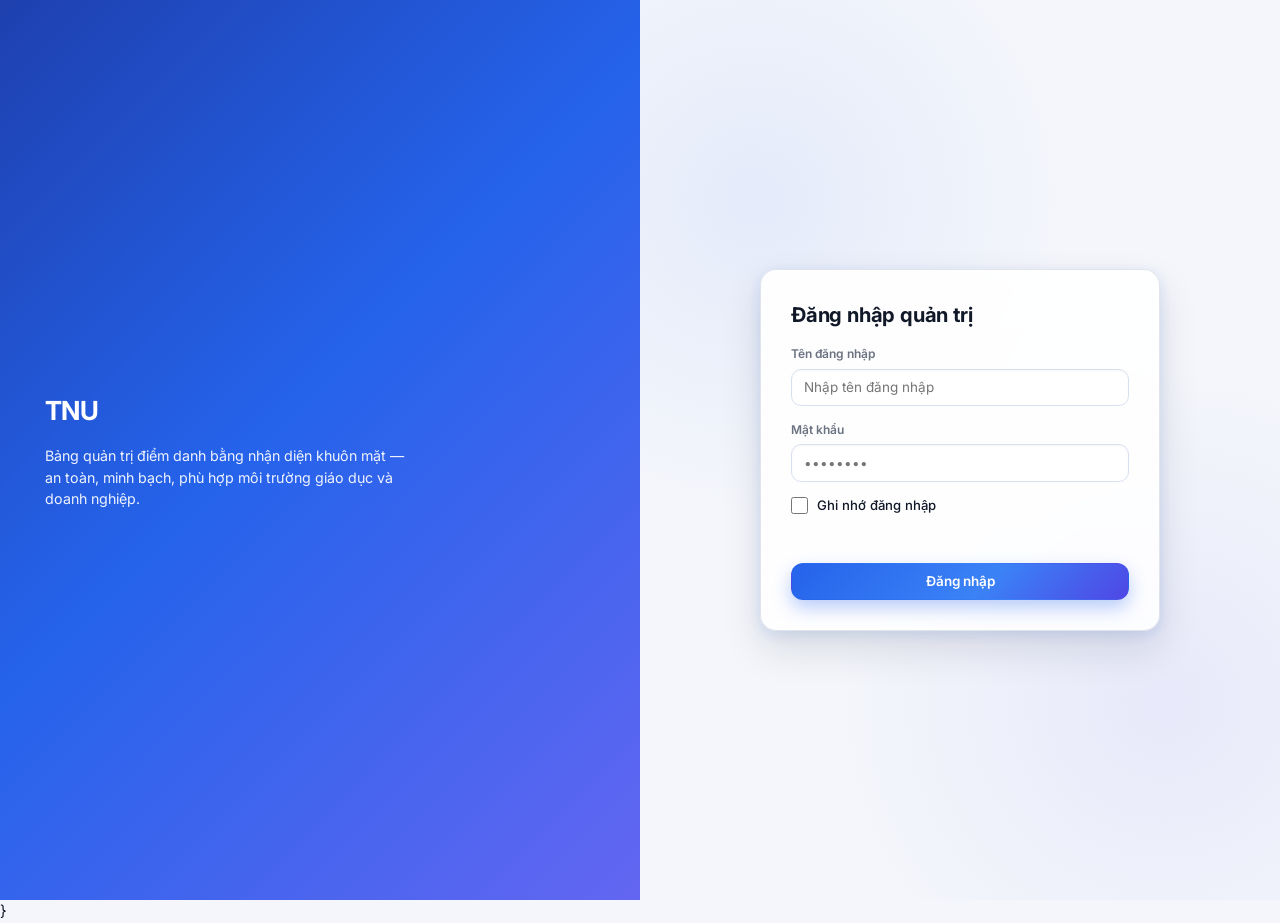
<file: index.html>
<!DOCTYPE html>
<html lang="vi">
  <head>
    <meta charset="UTF-8" />
    <meta name="viewport" content="width=device-width, initial-scale=1.0" />
    <title>Đăng nhập — TNU</title>
    <link rel="preconnect" href="https://fonts.googleapis.com" />
    <link rel="preconnect" href="https://fonts.gstatic.com" crossorigin />
    <link
      href="https://fonts.googleapis.com/css2?family=Inter:wght@400;500;600;700&display=swap"
      rel="stylesheet"
    />
    <link rel="stylesheet" href="assets/styles.css" />
  </head>
  <body>
    <div class="login-page">
      <div class="login-hero">
        <h1>TNU</h1>
        <p>
          Bảng quản trị điểm danh bằng nhận diện khuôn mặt — an toàn, minh bạch,
          phù hợp môi trường giáo dục và doanh nghiệp.
        </p>
      </div>
      <div class="login-panel">
        <div class="login-card">
          <h2>Đăng nhập quản trị</h2>
          <form id="login-form" action="#" method="post">
            <div class="form-group">
              <label for="user">Tên đăng nhập</label>
              <input id="user" name="user" type="text" autocomplete="username" placeholder="Nhập tên đăng nhập" />
  </div>
            <div class="form-group">
              <label for="pass">Mật khẩu</label>
              <input
                id="pass"
                name="pass"
                type="password"
                autocomplete="current-password"
                placeholder="••••••••"
              />
            </div>
            <div class="form-group">
              <label class="login-remember" for="remember">
                <input id="remember" name="remember" type="checkbox" />
                <span>Ghi nhớ đăng nhập</span>
              </label>
            </div>
            <p id="login-error" class="text-muted" style="margin: 0 0 0.5rem; font-size: 0.85rem; color: var(--danger); min-height: 1.25rem"></p>
            <button type="submit" class="btn btn-primary" style="width: 100%; margin-top: 0.5rem" id="login-submit">
              Đăng nhập
            </button>
          </form>
        </div>
      </div>
    </div>
  <div class="modal-overlay" id="modal-login-result" role="dialog" aria-modal="true" aria-hidden="true">
      <div class="modal" style="max-width: 420px">
        <h3 id="modal-login-title" style="margin-top: 0; text-align: center"></h3>
        <p id="modal-login-msg" style="text-align: center; margin-bottom: 0"></p>
        <div class="modal-actions" id="modal-login-actions" style="justify-content: center; margin-top: 1.25rem; flex-wrap: wrap; gap: 0.5rem">
          <button type="button" class="btn btn-secondary" id="modal-login-dismiss">Đóng</button>
        </div>
      </div>
    </div>

    <script>
      (function () {
        // Chạy 1 địa chỉ qua Apache/Laragon:
        //   UI:  http://localhost:8080/mnm/
        //   API: http://localhost:8080/mnm/api/
        var API_BASE = (window.API_BASE || (location.origin + "/mnm/api")).replace(/\/$/, "");
        var FA_TOKEN_KEY = "fa_token";
        var modal = document.getElementById("modal-login-result");
        var titleEl = document.getElementById("modal-login-title");
        var msgEl = document.getElementById("modal-login-msg");
        var btnDismiss = document.getElementById("modal-login-dismiss");
        var actionsEl = document.getElementById("modal-login-actions");

        function closeLoginModal() {
          modal.classList.remove("open");
          if (actionsEl) actionsEl.style.display = "";     

 }

        function openLoginModal(success, message) {
          titleEl.textContent = success ? "Đăng nhập thành công" : "Đăng nhập thất bại";
          msgEl.textContent = message || (success ? "Đang chuyển vào hệ thống…" : "Vui lòng thử lại.");
          if (success) {
            if (actionsEl) actionsEl.style.display = "none";
            modal.classList.add("open");
            window.setTimeout(function () {
              window.location.href = "app.html#dashboard";
            }, 1000);
          } else {
            if (actionsEl) actionsEl.style.display = "";
            btnDismiss.textContent = "Đóng";
            modal.classList.add("open");
          }
        }

        btnDismiss.addEventListener("click", closeLoginModal);
        modal.addEventListener("click", function (e) {
          if (e.target === modal) closeLoginModal();
        });

        document.getElementById("login-form").addEventListener("submit", function (e) {
          e.preventDefault();
          var err = document.getElementById("login-error");
          var btn = document.getElementById("login-submit");
          var user = (document.getElementById("user").value || "").trim();
          var pass = document.getElementById("pass").value || "";
          err.textContent = "";
          btn.disabled = true;
          btn.innerHTML = '<span class="spinner"></span> Đang đăng nhập...';
          fetch(API_BASE + "/auth/login", {
            method: "POST",
            headers: { "Content-Type": "application/json" },
            body: JSON.stringify({ username: user, password: pass }),
          })
            .then(function (r) {
              return r
                .json()
                .catch(function () {
                  return { error: "Phản hồi không phải JSON.", status: r.status };
                })
                .then(function (data) {
                  return { ok: r.ok, status: r.status, data: data };
                });
            })
            .then(function (res) {
              if (!res.ok || !res.data.ok) {
                openLoginModal(false, (res.data && res.data.error) || "Sai tài khoản hoặc mật khẩu.");
                return;
              }
              try {
                sessionStorage.setItem(FA_TOKEN_KEY, res.data.token);
              } catch (x) {
                openLoginModal(false, "Trình duyệt không cho lưu phiên đăng nhập.");
                return;
              }
              openLoginModal(true, "Đăng nhập hợp lệ.");
            })
            .catch(function () {
              openLoginModal(false, "Không kết nối được API. Kiểm tra Flask đang chạy và đúng API_BASE.");
            })
            .finally(function () {
              btn.disabled = false;
              btn.textContent = "Đăng nhập";
            });
        });
      })();
    </script>
  </body>
</html>
}
</file>
<file: assets/styles.css>
/* Face Attendance — Design mockup tokens & layout */
:root {
  --primary: #2563eb;
  --primary-hover: #1d4ed8;
  --primary-muted: rgba(37, 99, 235, 0.1);
  --bg-page: #f4f6fb;
  --surface: #ffffff;
  --border: #e5e7eb;
  --text-primary: #111827;
  --text-secondary: #6b7280;
  --success: #059669;
  --warning: #d97706;
  --danger: #dc2626;
  --radius-card: 12px;
  --radius-input: 10px;
  --sidebar-w: 260px;
  --sidebar-w-collapsed: 72px;
  --topbar-h: 60px;
  --shadow-sm: 0 1px 3px rgba(0, 0, 0, 0.06), 0 1px 2px rgba(0, 0, 0, 0.04);
  --shadow-md: 0 4px 6px -1px rgba(0, 0, 0, 0.07), 0 2px 4px -2px rgba(0, 0, 0, 0.05);
  --transition: 0.2s ease;
  --font: "Inter", "Segoe UI", system-ui, sans-serif;
}

html.dark {
  --bg-page: #0f1419;
  --surface: #1a1f2e;
  --border: #2d3548;
  --text-primary: #f3f4f6;
  --text-secondary: #9ca3af;
  --primary-muted: rgba(59, 130, 246, 0.15);
  --shadow-sm: 0 1px 3px rgba(0, 0, 0, 0.3);
  --shadow-md: 0 4px 12px rgba(0, 0, 0, 0.35);
}

*,
*::before,
*::after {
  box-sizing: border-box;
}

html {
  font-size: 15px;
}

body {
  margin: 0;
  font-family: var(--font);
  background: var(--bg-page);
  color: var(--text-primary);
  line-height: 1.5;
  min-height: 100vh;
}

a {
  color: var(--primary);
  text-decoration: none;
}

a:hover {
  text-decoration: underline;
}

/* —— Login —— */
.login-page {
  min-height: 100vh;
  display: grid;
  grid-template-columns: 1fr 1fr;
}

@media (max-width: 900px) {
  .login-page {
    grid-template-columns: 1fr;
  }
  .login-hero {
    min-height: 180px;
    padding: 2rem !important;
  }
}

.login-hero {
  background: linear-gradient(135deg, #1e40af 0%, var(--primary) 45%, #6366f1 100%);
  color: #fff;
  padding: 3rem;
  display: flex;
  flex-direction: column;
  justify-content: center;
  gap: 1rem;
}

.login-hero h1 {
  margin: 0;
  font-size: 1.75rem;
  font-weight: 700;
  letter-spacing: -0.02em;
}

.login-hero p {
  margin: 0;
  opacity: 0.92;
  max-width: 360px;
  font-size: 0.95rem;
}

.login-panel {
  display: flex;
  align-items: center;
  justify-content: center;
  padding: 2rem;
  background:
    radial-gradient(circle at 18% 22%, rgba(37, 99, 235, 0.08), transparent 36%),
    radial-gradient(circle at 82% 78%, rgba(99, 102, 241, 0.09), transparent 38%),
    var(--bg-page);
}

.login-card {
  width: 100%;
  max-width: 400px;
  background: linear-gradient(180deg, rgba(255, 255, 255, 0.92), rgba(255, 255, 255, 0.86));
  border-radius: 16px;
  box-shadow:
    0 18px 40px rgba(15, 23, 42, 0.12),
    0 4px 14px rgba(37, 99, 235, 0.12);
  padding: 2rem;
  border: 1px solid rgba(148, 163, 184, 0.28);
  backdrop-filter: blur(8px);
}

.login-card h2 {
  margin: 0 0 1rem;
  font-size: 1.35rem;
  letter-spacing: -0.01em;
}

.login-card .subtitle {
  margin: 0 0 1.5rem;
  color: var(--text-secondary);
  font-size: 0.9rem;
}

/* —— App shell —— */
.app-shell {
  display: flex;
  min-height: 100vh;
}

.sidebar {
  width: var(--sidebar-w);
  background: var(--surface);
  border-right: 1px solid var(--border);
  display: flex;
  flex-direction: column;
  position: fixed;
  top: 0;
  left: 0;
  bottom: 0;
  z-index: 40;
  transition: width var(--transition), transform var(--transition);
}

.sidebar.collapsed {
  width: var(--sidebar-w-collapsed);
}

.sidebar.collapsed .brand-text,
.sidebar.collapsed .nav-label,
.sidebar.collapsed .nav-section-title {
  opacity: 0;
  width: 0;
  overflow: hidden;
  white-space: nowrap;
}

.sidebar-header {
  height: var(--topbar-h);
  display: flex;
  align-items: center;
  gap: 0.75rem;
  padding: 0 1rem;
  border-bottom: 1px solid var(--border);
  flex-shrink: 0;
}

.brand-icon {
  width: 36px;
  height: 36px;
  border-radius: 10px;
  background: var(--primary-muted);
  color: var(--primary);
  display: flex;
  align-items: center;
  justify-content: center;
  flex-shrink: 0;
}

.brand-text {
  font-weight: 700;
  font-size: 0.95rem;
  transition: opacity var(--transition);
}

.nav-scroll {
  flex: 1;
  overflow-y: auto;
  padding: 0.75rem 0.5rem;
}

.nav-section-title {
  font-size: 0.65rem;
  text-transform: uppercase;
  letter-spacing: 0.06em;
  color: var(--text-secondary);
  padding: 0.75rem 0.75rem 0.35rem;
  font-weight: 600;
}

.nav-item {
  display: flex;
  align-items: center;
  gap: 0.65rem;
  padding: 0.65rem 0.75rem;
  border-radius: 10px;
  color: var(--text-secondary);
  cursor: pointer;
  border: none;
  background: transparent;
  width: 100%;
  text-align: left;
  font-family: inherit;
  font-size: 0.9rem;
  transition: background var(--transition), color var(--transition);
}

.nav-item:hover {
  background: var(--bg-page);
  color: var(--text-primary);
}

.nav-item.active {
  background: var(--primary-muted);
  color: var(--primary);
  font-weight: 600;
  box-shadow: inset 3px 0 0 var(--primary);
}

.nav-item svg {
  flex-shrink: 0;
  opacity: 0.85;
}

.sidebar-footer {
  padding: 0.75rem;
  border-top: 1px solid var(--border);
}

.collapse-toggle {
  width: 100%;
  display: flex;
  align-items: center;
  justify-content: center;
  gap: 0.5rem;
  padding: 0.5rem;
  border-radius: 8px;
  border: 1px solid var(--border);
  background: var(--bg-page);
  cursor: pointer;
  font-size: 0.8rem;
  color: var(--text-secondary);
  font-family: inherit;
}

.sidebar.collapsed .collapse-toggle span {
  display: none;
}

.main-wrap {
  flex: 1;
  margin-left: var(--sidebar-w);
  min-width: 0;
  display: flex;
  flex-direction: column;
  transition: margin-left var(--transition);
}

.sidebar.collapsed + .main-wrap {
  margin-left: var(--sidebar-w-collapsed);
}

@media (max-width: 900px) {
  .sidebar {
    transform: translateX(-100%);
    box-shadow: var(--shadow-md);
  }
  .sidebar.mobile-open {
    transform: translateX(0);
  }
  .main-wrap {
    margin-left: 0 !important;
  }
}

.topbar {
  height: var(--topbar-h);
  background: var(--surface);
  border-bottom: 1px solid var(--border);
  display: flex;
  align-items: center;
  gap: 1rem;
  padding: 0 1.25rem;
  position: sticky;
  top: 0;
  z-index: 30;
}

.menu-mobile {
  display: none;
  padding: 0.5rem;
  border: none;
  background: var(--bg-page);
  border-radius: 8px;
  cursor: pointer;
  color: var(--text-primary);
}

@media (max-width: 900px) {
  .menu-mobile {
    display: flex;
  }
}

.search-wrap {
  flex: 1;
  max-width: 380px;
  position: relative;
}

.search-wrap svg {
  position: absolute;
  left: 12px;
  top: 50%;
  transform: translateY(-50%);
  color: var(--text-secondary);
  pointer-events: none;
}

.search-wrap input {
  width: 100%;
  padding: 0.55rem 0.85rem 0.55rem 2.5rem;
  border: 1px solid var(--border);
  border-radius: var(--radius-input);
  background: var(--bg-page);
  font-family: inherit;
  font-size: 0.9rem;
  color: var(--text-primary);
  transition: border-color var(--transition), box-shadow var(--transition);
}

.search-wrap input:focus {
  outline: none;
  border-color: var(--primary);
  box-shadow: 0 0 0 3px var(--primary-muted);
}

.topbar-actions {
  display: flex;
  align-items: center;
  gap: 0.5rem;
  margin-left: auto;
}

.icon-btn {
  width: 40px;
  height: 40px;
  border: none;
  border-radius: 10px;
  background: var(--bg-page);
  color: var(--text-secondary);
  cursor: pointer;
  display: flex;
  align-items: center;
  justify-content: center;
  transition: background var(--transition), color var(--transition);
}

.icon-btn:hover {
  background: var(--border);
  color: var(--text-primary);
}

.user-pill {
  display: flex;
  align-items: center;
  gap: 0.5rem;
  padding: 0.35rem 0.65rem 0.35rem 0.35rem;
  border-radius: 999px;
  border: 1px solid var(--border);
  background: var(--surface);
  cursor: pointer;
  font-size: 0.85rem;
  font-family: inherit;
  color: var(--text-primary);
}

.user-avatar {
  width: 32px;
  height: 32px;
  border-radius: 50%;
  background: var(--primary-muted);
  color: var(--primary);
  display: flex;
  align-items: center;
  justify-content: center;
  font-weight: 700;
  font-size: 0.75rem;
}

/* —— Page content —— */
.page-content {
  flex: 1;
  padding: 1.5rem 1.5rem 2rem;
  max-width: 1440px;
  width: 100%;
  margin: 0 auto;
}

.page-header {
  display: flex;
  flex-wrap: wrap;
  align-items: flex-start;
  justify-content: space-between;
  gap: 1rem;
  margin-bottom: 1.5rem;
}

.page-header h1 {
  margin: 0;
  font-size: 1.5rem;
  font-weight: 700;
  letter-spacing: -0.02em;
}

.page-header .desc {
  margin: 0.25rem 0 0;
  color: var(--text-secondary);
  font-size: 0.9rem;
}

.page-header-actions {
  display: flex;
  flex-wrap: wrap;
  gap: 0.5rem;
  align-items: center;
}

/* —— Buttons —— */
.btn {
  display: inline-flex;
  align-items: center;
  justify-content: center;
  gap: 0.4rem;
  padding: 0.55rem 1rem;
  border-radius: var(--radius-input);
  font-family: inherit;
  font-size: 0.9rem;
  font-weight: 600;
  cursor: pointer;
  border: 1px solid transparent;
  transition: background var(--transition), border-color var(--transition), color var(--transition), transform 0.15s ease, box-shadow var(--transition);
}

.btn:active:not(:disabled) {
  transform: scale(0.98);
}

.btn:disabled {
  opacity: 0.55;
  cursor: not-allowed;
}

.btn-primary {
  background: var(--primary);
  color: #fff;
}

.btn-primary:hover:not(:disabled) {
  background: var(--primary-hover);
  box-shadow: 0 2px 8px rgba(37, 99, 235, 0.35);
}

.btn-secondary {
  background: var(--surface);
  border-color: var(--border);
  color: var(--text-primary);
}

.btn-secondary:hover:not(:disabled) {
  background: var(--bg-page);
}

.btn-danger-outline {
  background: transparent;
  border-color: rgba(220, 38, 38, 0.35);
  color: var(--danger);
}

.btn-danger-outline:hover:not(:disabled) {
  background: rgba(220, 38, 38, 0.08);
}

.btn-ghost {
  background: transparent;
  color: var(--text-secondary);
}

.btn-ghost:hover:not(:disabled) {
  background: var(--bg-page);
  color: var(--text-primary);
}

/* Nút đăng xuất: chữ màu đỏ theo yêu cầu */
#logout-btn {
  color: var(--danger);
}

#logout-btn:hover:not(:disabled) {
  color: #b91c1c;
  background: rgba(220, 38, 38, 0.08);
}

.btn-sm {
  padding: 0.35rem 0.65rem;
  font-size: 0.8rem;
}

/* Nút Quay về (trang điểm danh theo môn): xanh lá */
.btn-back-green {
  background: #16a34a;
  border: 1px solid #15803d;
  color: #fff;
}

.btn-back-green:hover:not(:disabled) {
  background: #15803d;
  color: #fff;
}

/* —— Cards & stats —— */
.card {
  background: var(--surface);
  border-radius: var(--radius-card);
  border: 1px solid var(--border);
  box-shadow: var(--shadow-sm);
  padding: 1.25rem;
  transition: box-shadow var(--transition), border-color var(--transition);
}

.card:hover {
  box-shadow: var(--shadow-md);
}

.stats-grid {
  display: grid;
  grid-template-columns: repeat(4, 1fr);
  gap: 1rem;
  margin-bottom: 1.5rem;
}

@media (max-width: 1100px) {
  .stats-grid {
    grid-template-columns: repeat(2, 1fr);
  }
}

@media (max-width: 520px) {
  .stats-grid {
    grid-template-columns: 1fr;
  }
}

.stat-card {
  display: flex;
  align-items: flex-start;
  justify-content: space-between;
  gap: 0.75rem;
}

.stat-card .label {
  margin: 0;
  font-size: 0.8rem;
  color: var(--text-secondary);
  font-weight: 500;
}

.stat-card .value {
  margin: 0.2rem 0 0;
  font-size: 1.65rem;
  font-weight: 700;
  letter-spacing: -0.02em;
}

.stat-card .delta {
  font-size: 0.75rem;
  font-weight: 600;
  margin-top: 0.35rem;
}

.stat-card .delta.up {
  color: var(--success);
}

.stat-card .delta.down {
  color: var(--danger);
}

.stat-icon {
  width: 44px;
  height: 44px;
  border-radius: 12px;
  display: flex;
  align-items: center;
  justify-content: center;
  background: var(--primary-muted);
  color: var(--primary);
}

.badge {
  display: inline-flex;
  align-items: center;
  padding: 0.2rem 0.5rem;
  border-radius: 6px;
  font-size: 0.7rem;
  font-weight: 700;
  text-transform: uppercase;
  letter-spacing: 0.03em;
}

.badge-success {
  background: rgba(5, 150, 105, 0.12);
  color: var(--success);
}

.badge-warning {
  background: rgba(217, 119, 6, 0.12);
  color: var(--warning);
}

.badge-danger {
  background: rgba(220, 38, 38, 0.12);
  color: var(--danger);
}

.badge-neutral {
  background: var(--bg-page);
  color: var(--text-secondary);
}

/* —— Form —— */
.form-group {
  margin-bottom: 1rem;
}

.form-group label {
  display: block;
  font-size: 0.8rem;
  font-weight: 600;
  color: var(--text-secondary);
  margin-bottom: 0.35rem;
}

.form-group input:not([type="checkbox"]):not([type="radio"]),
.form-group select,
.form-group textarea {
  width: 100%;
  padding: 0.55rem 0.75rem;
  border: 1px solid var(--border);
  border-radius: var(--radius-input);
  font-family: inherit;
  font-size: 0.9rem;
  color: var(--text-primary);
  background: var(--surface);
  transition: border-color var(--transition), box-shadow var(--transition);
}

.form-group input[type="checkbox"],
.form-group input[type="radio"] {
  width: 1.125rem;
  height: 1.125rem;
  min-width: 1.125rem;
  padding: 0;
  margin: 0;
  flex-shrink: 0;
  accent-color: var(--primary);
  cursor: pointer;
  border-radius: 4px;
  vertical-align: middle;
}

.form-group input:focus,
.form-group select:focus,
.form-group textarea:focus {
  outline: none;
  border-color: var(--primary);
  box-shadow: 0 0 0 3px var(--primary-muted);
}

.login-card .form-group input:not([type="checkbox"]):not([type="radio"]) {
  padding: 0.65rem 0.8rem;
  border-color: #d8e0ef;
  background: #ffffff;
  box-shadow: inset 0 1px 2px rgba(15, 23, 42, 0.04);
}

.login-card .form-group input:not([type="checkbox"]):not([type="radio"]):hover {
  border-color: #c7d2e5;
}

.login-card .form-group input:not([type="checkbox"]):not([type="radio"]):focus {
  border-color: #3b82f6;
  box-shadow:
    0 0 0 3px rgba(37, 99, 235, 0.14),
    0 6px 16px rgba(37, 99, 235, 0.14);
}

.login-card .btn.btn-primary {
  border-radius: 12px;
  padding: 0.65rem 1rem;
  background: linear-gradient(135deg, #2563eb, #3b82f6 58%, #4f46e5);
  box-shadow: 0 8px 18px rgba(37, 99, 235, 0.32);
}

.login-card .btn.btn-primary:hover:not(:disabled) {
  background: linear-gradient(135deg, #1d4ed8, #2563eb 58%, #4338ca);
  box-shadow: 0 10px 20px rgba(37, 99, 235, 0.36);
}

.form-group input[type="checkbox"]:focus {
  outline: 2px solid var(--primary);
  outline-offset: 2px;
  box-shadow: none;
}

.form-row {
  display: grid;
  grid-template-columns: 1fr 1fr;
  gap: 1rem;
}

@media (max-width: 640px) {
  .form-row {
    grid-template-columns: 1fr;
  }
}

.checkbox-row {
  display: flex;
  align-items: center;
  gap: 0.625rem;
  font-size: 0.875rem;
  color: var(--text-primary);
}

.checkbox-row input[type="checkbox"],
.checkbox-row input[type="radio"] {
  width: 1.125rem;
  height: 1.125rem;
  min-width: 1.125rem;
  margin: 0;
  flex-shrink: 0;
  accent-color: var(--primary);
  cursor: pointer;
}

.checkbox-row label {
  margin: 0;
  cursor: pointer;
  line-height: 1.35;
  font-weight: 500;
  color: var(--text-primary);
}

/* Login / form: checkbox + label một hàng, không kế thừa label display:block */
.form-group.checkbox-row {
  flex-direction: row;
  align-items: center;
  gap: 0.625rem;
}

.form-group.checkbox-row label {
  display: inline;
  margin-bottom: 0;
  font-weight: 500;
  font-size: 0.875rem;
  color: var(--text-primary);
  user-select: none;
}

/* Login: label ôm cả checkbox + chữ — căn giữa, khoảng cách đều */
.form-group label.login-remember {
  display: flex;
  align-items: center;
  gap: 0.625rem;
  margin-bottom: 0;
  font-weight: 500;
  font-size: 0.875rem;
  color: var(--text-primary);
  cursor: pointer;
  user-select: none;
  line-height: 1.25;
}


/* —— Table —— */
.table-card {
  overflow: hidden;
}

.table-wrap {
  overflow-x: auto;
}

table.data-table {
  width: 100%;
  border-collapse: collapse;
  font-size: 0.875rem;
}

.data-table th {
  text-align: left;
  padding: 0.75rem 1rem;
  background: var(--bg-page);
  color: var(--text-secondary);
  font-weight: 600;
  font-size: 0.7rem;
  text-transform: uppercase;
  letter-spacing: 0.04em;
  border-bottom: 1px solid var(--border);
}

.data-table td {
  padding: 0.85rem 1rem;
  border-bottom: 1px solid var(--border);
  vertical-align: middle;
}

.data-table tbody tr {
  transition: background var(--transition);
}

.data-table tbody tr:hover {
  background: var(--bg-page);
}

.table-actions {
  display: flex;
  gap: 0.35rem;
}

/* —— Chart placeholder —— */
.chart-row {
  display: grid;
  grid-template-columns: 2fr 1fr;
  gap: 1rem;
  margin-bottom: 1.5rem;
}

@media (max-width: 900px) {
  .chart-row {
    grid-template-columns: 1fr;
  }
}

.chart-placeholder {
  height: 280px;
  display: flex;
  align-items: flex-end;
  justify-content: space-around;
  padding: 1rem 0.5rem 0;
  gap: 0.35rem;
}

.chart-bar {
  flex: 1;
  max-width: 48px;
  background: linear-gradient(180deg, var(--primary) 0%, rgba(37, 99, 235, 0.35) 100%);
  border-radius: 6px 6px 0 0;
  min-height: 20px;
  transition: transform 0.2s ease, opacity 0.2s ease;
}

.chart-bar:hover {
  transform: scaleY(1.03);
  opacity: 0.92;
}

.feed-list {
  list-style: none;
  margin: 0;
  padding: 0;
}

.feed-list li {
  display: flex;
  justify-content: space-between;
  gap: 0.5rem;
  padding: 0.65rem 0;
  border-bottom: 1px solid var(--border);
  font-size: 0.85rem;
}

.feed-list li:last-child {
  border-bottom: none;
}

.recent-activity-card .feed-list {
  display: grid;
  gap: 0.6rem;
}

.recent-activity-card .feed-list .recent-item {
  border: 1px solid var(--border);
  background: color-mix(in srgb, var(--bg-page) 70%, var(--surface) 30%);
  border-radius: 10px;
  padding: 0.65rem 0.75rem;
  display: flex;
  align-items: center;
  justify-content: space-between;
  gap: 0.6rem;
  transition: background var(--transition), border-color var(--transition), transform var(--transition);
}

.recent-activity-card .feed-list .recent-item:hover {
  background: color-mix(in srgb, var(--primary-muted) 35%, var(--surface) 65%);
  border-color: color-mix(in srgb, var(--primary) 30%, var(--border) 70%);
  transform: translateY(-1px);
}

.recent-activity-card .recent-left {
  display: flex;
  align-items: center;
  gap: 0.5rem;
}

.recent-activity-card .recent-time {
  font-weight: 600;
}

/* —— Dropzone / camera —— */
.dropzone {
  border: 2px dashed var(--border);
  border-radius: var(--radius-card);
  padding: 2rem;
  text-align: center;
  background: var(--bg-page);
  transition: border-color var(--transition), background var(--transition);
  cursor: pointer;
}

.dropzone:hover {
  border-color: var(--primary);
  background: var(--primary-muted);
}

.preview-box {
  width: 160px;
  height: 160px;
  border-radius: var(--radius-card);
  background: var(--bg-page);
  border: 1px solid var(--border);
  overflow: hidden;
  display: flex;
  align-items: center;
  justify-content: center;
  color: var(--text-secondary);
  font-size: 0.8rem;
}

.preview-box img {
  width: 100%;
  height: 100%;
  object-fit: cover;
}

.live-grid {
  display: grid;
  grid-template-columns: 1.15fr 1fr;
  gap: 1.25rem;
  align-items: start;
}

@media (max-width: 960px) {
  .live-grid {
    grid-template-columns: 1fr;
  }
}

/* Trang Điểm danh: cột camera đủ rộng để preview ~800–1000px trên màn lớn */
@media (min-width: 1200px) {
  #view-live .live-grid {
    grid-template-columns: minmax(800px, 1.45fr) 1fr;
  }
}

/* Căn giữa khung camera khi max-width nhỏ hơn cột */
.live-camera-shell {
  width: 100%;
  display: flex;
  justify-content: center;
}

/* Điểm danh realtime: cùng chiều rộng, khung cao hơn (4:3), video object-fit: cover → không méo */
.camera-stage {
  width: min(100%, 1000px);
  max-width: 100%;
  margin-inline: auto;
  aspect-ratio: 4 / 3;
  min-height: 240px;
  background: #111827;
  border-radius: 12px;
  border: 2px solid color-mix(in srgb, var(--border) 85%, #374151 15%);
  box-shadow: inset 0 0 0 1px rgba(255, 255, 255, 0.06);
  position: relative;
  overflow: hidden;
  display: flex;
  align-items: center;
  justify-content: center;
  color: rgba(255, 255, 255, 0.45);
  font-size: 0.9rem;
}

.camera-stage video {
  width: 100%;
  height: 100%;
  object-fit: cover;
  object-position: center center;
}

.live-box-layer {
  position: absolute;
  inset: 0;
  z-index: 2;
  pointer-events: none;
}

.live-face-box {
  position: absolute;
  border: 2px solid #22c55e;
  border-radius: 10px;
  box-shadow: 0 0 0 1px rgba(34, 197, 94, 0.22), 0 8px 18px rgba(0, 0, 0, 0.28);
}

.live-face-tag {
  position: absolute;
  left: 0;
  top: -28px;
  background: rgba(22, 163, 74, 0.92);
  color: #fff;
  border-radius: 8px;
  font-size: 0.74rem;
  font-weight: 700;
  line-height: 1;
  padding: 0.34rem 0.48rem;
  white-space: nowrap;
}

.camera-badge {
  position: absolute;
  top: 12px;
  left: 12px;
  padding: 0.35rem 0.65rem;
  border-radius: 8px;
  font-size: 0.75rem;
  font-weight: 700;
  background: rgba(0, 0, 0, 0.55);
  color: #fff;
}

.camera-controls {
  display: flex;
  gap: 0.5rem;
  margin-top: 0.75rem;
  flex-wrap: wrap;
}

.recognition-panel .name {
  font-size: 1.35rem;
  font-weight: 700;
  margin: 0 0 0.25rem;
}

.confidence-bar {
  height: 8px;
  border-radius: 999px;
  background: var(--bg-page);
  overflow: hidden;
  margin-top: 0.35rem;
}

.confidence-bar > span {
  display: block;
  height: 100%;
  border-radius: 999px;
  background: linear-gradient(90deg, var(--success), #34d399);
  transition: width 0.4s ease;
}

/* —— Progress —— */
.progress-block {
  margin-top: 1rem;
}

.progress-track {
  height: 10px;
  border-radius: 999px;
  background: var(--bg-page);
  overflow: hidden;
}

.progress-fill {
  height: 100%;
  border-radius: 999px;
  background: var(--primary);
  width: 0%;
  transition: width 0.35s ease;
}

.progress-log {
  margin-top: 0.75rem;
  font-size: 0.8rem;
  color: var(--text-secondary);
  font-family: ui-monospace, monospace;
  min-height: 4.5em;
  padding: 0.5rem;
  background: var(--bg-page);
  border-radius: 8px;
  border: 1px solid var(--border);
}

/* —— Modal —— */
.modal-overlay {
  position: fixed;
  inset: 0;
  background: rgba(15, 23, 42, 0.45);
  backdrop-filter: blur(4px);
  z-index: 100;
  display: flex;
  align-items: center;
  justify-content: center;
  padding: 1rem;
  opacity: 0;
  visibility: hidden;
  transition: opacity 0.2s ease, visibility 0.2s ease;
}

.modal-overlay.open {
  opacity: 1;
  visibility: visible;
}

.modal {
  background: var(--surface);
  border-radius: 16px;
  border: 1px solid var(--border);
  box-shadow: var(--shadow-md);
  max-width: 420px;
  width: 100%;
  padding: 1.5rem;
  transform: scale(0.96) translateY(8px);
  transition: transform 0.2s ease;
}

.modal-overlay.open .modal {
  transform: scale(1) translateY(0);
}

.modal h3 {
  margin: 0 0 0.5rem;
  font-size: 1.15rem;
}

.modal p {
  margin: 0 0 1.25rem;
  color: var(--text-secondary);
  font-size: 0.9rem;
}

.modal-actions {
  display: flex;
  gap: 0.5rem;
  justify-content: flex-end;
  flex-wrap: wrap;
}

/* —— Toast —— */
.toast-container {
  position: fixed;
  bottom: 1.25rem;
  right: 1.25rem;
  z-index: 200;
  display: flex;
  flex-direction: column;
  gap: 0.5rem;
  max-width: 360px;
  pointer-events: none;
}

.toast {
  pointer-events: auto;
  padding: 0.85rem 1rem;
  border-radius: 10px;
  border: 1px solid var(--border);
  background: var(--surface);
  box-shadow: var(--shadow-md);
  display: flex;
  align-items: flex-start;
  gap: 0.65rem;
  font-size: 0.875rem;
  animation: toast-in 0.25s ease;
}

@keyframes toast-in {
  from {
    opacity: 0;
    transform: translateY(12px);
  }
  to {
    opacity: 1;
    transform: translateY(0);
  }
}

.toast.success {
  border-color: rgba(5, 150, 105, 0.35);
}

.toast.error {
  border-color: rgba(220, 38, 38, 0.35);
}

.toast strong {
  display: block;
  margin-bottom: 0.15rem;
}

/* —— Skeleton —— */
.skeleton {
  background: linear-gradient(
    90deg,
    var(--bg-page) 25%,
    var(--border) 50%,
    var(--bg-page) 75%
  );
  background-size: 200% 100%;
  animation: shimmer 1.2s infinite linear;
  border-radius: 8px;
}

@keyframes shimmer {
  0% {
    background-position: 200% 0;
  }
  100% {
    background-position: -200% 0;
  }
}

.skeleton-line {
  height: 12px;
  margin-bottom: 0.5rem;
}

.skeleton-line.short {
  width: 60%;
}

/* —— Utility —— */
.hidden {
  display: none !important;
}

.text-muted {
  color: var(--text-secondary);
  font-size: 0.85rem;
}

.spinner {
  width: 1em;
  height: 1em;
  border: 2px solid rgba(255, 255, 255, 0.35);
  border-top-color: #fff;
  border-radius: 50%;
  animation: spin 0.7s linear infinite;
  display: inline-block;
  vertical-align: middle;
}

.btn-secondary .spinner {
  border-color: var(--border);
  border-top-color: var(--primary);
}

@keyframes spin {
  to {
    transform: rotate(360deg);
  }
}

.overlay-scrim {
  display: none;
}

@media (max-width: 900px) {
  .overlay-scrim {
    display: block;
    position: fixed;
    inset: 0;
    background: rgba(0, 0, 0, 0.35);
    z-index: 35;
    opacity: 0;
    visibility: hidden;
    transition: opacity 0.2s ease;
  }
  .overlay-scrim.open {
    opacity: 1;
    visibility: visible;
  }
}

.filter-bar {
  display: flex;
  flex-wrap: wrap;
  gap: 0.5rem;
  margin-bottom: 1rem;
  align-items: center;
}

.filter-bar .form-group {
  margin: 0;
  min-width: 140px;
}

.filter-bar input,
.filter-bar select {
  padding: 0.45rem 0.65rem;
  font-size: 0.85rem;
}

.export-preview {
  max-height: 320px;
  overflow: auto;
}
</file>
